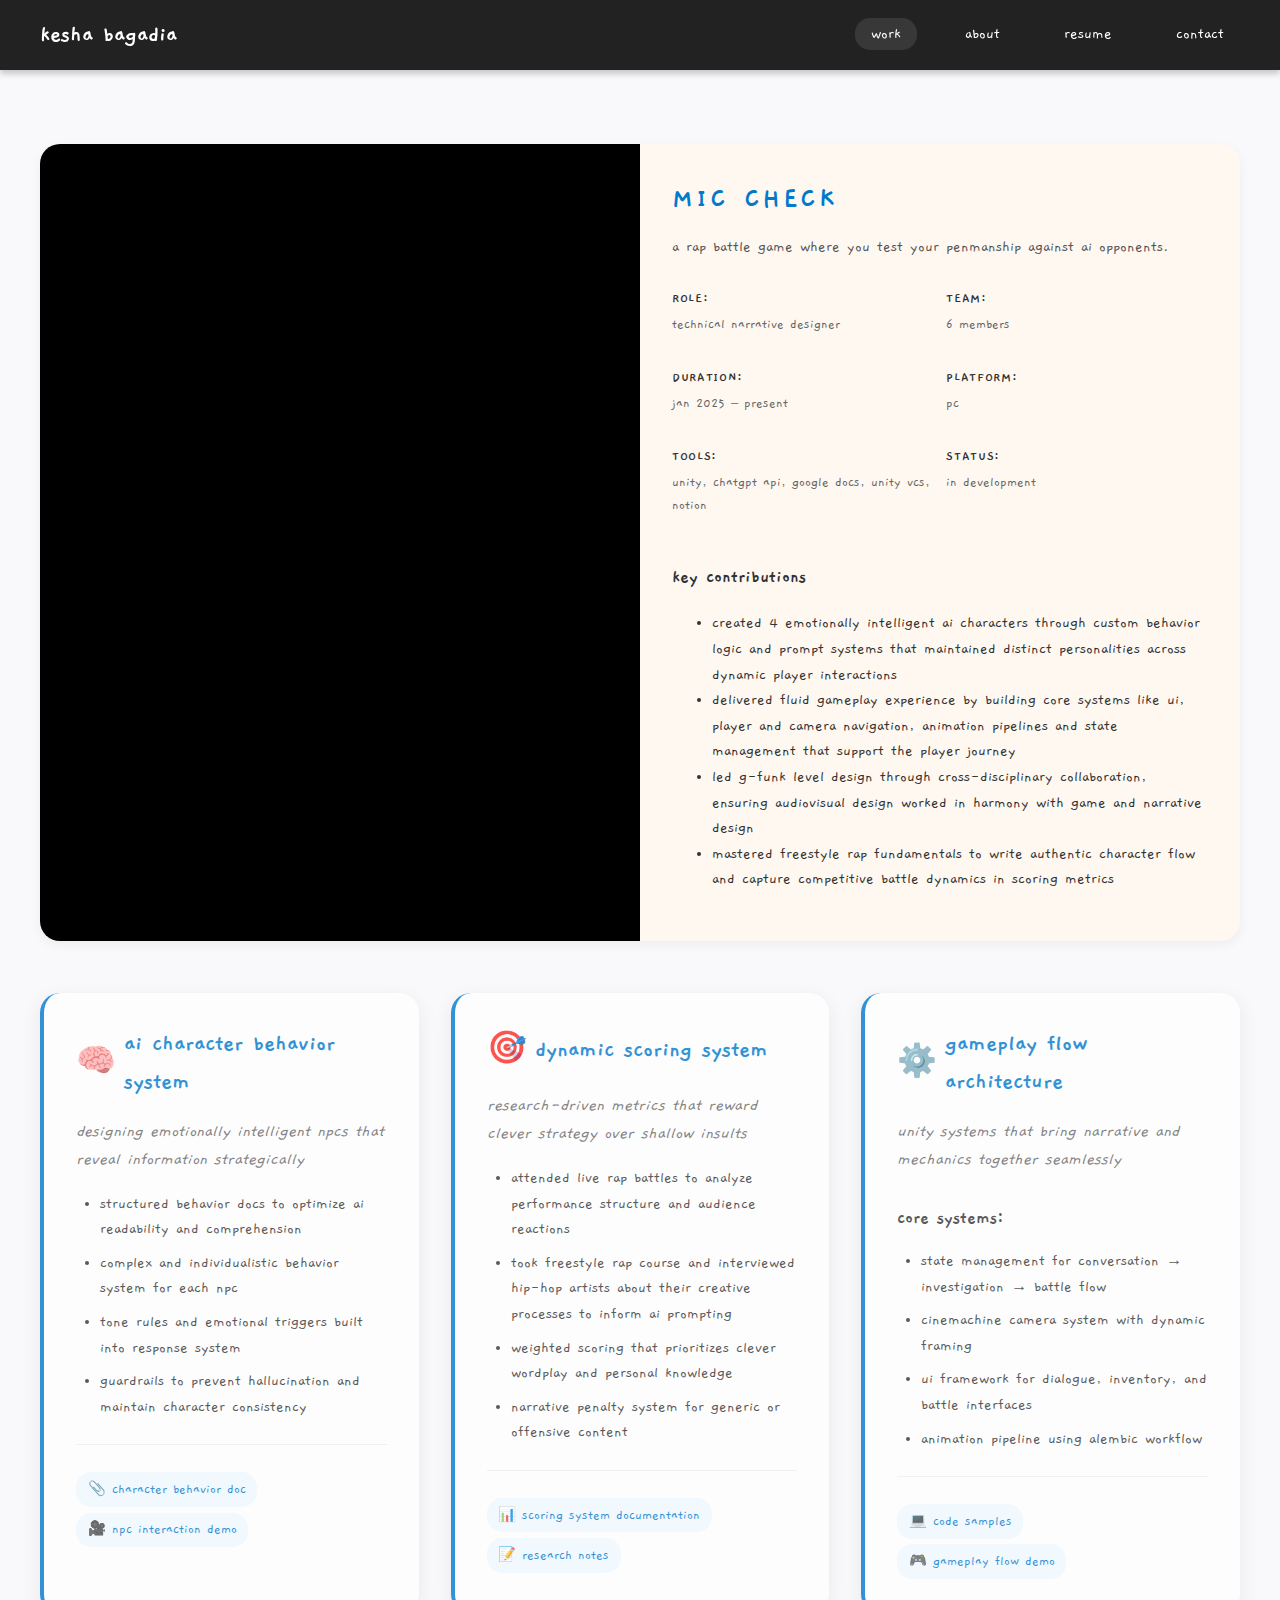
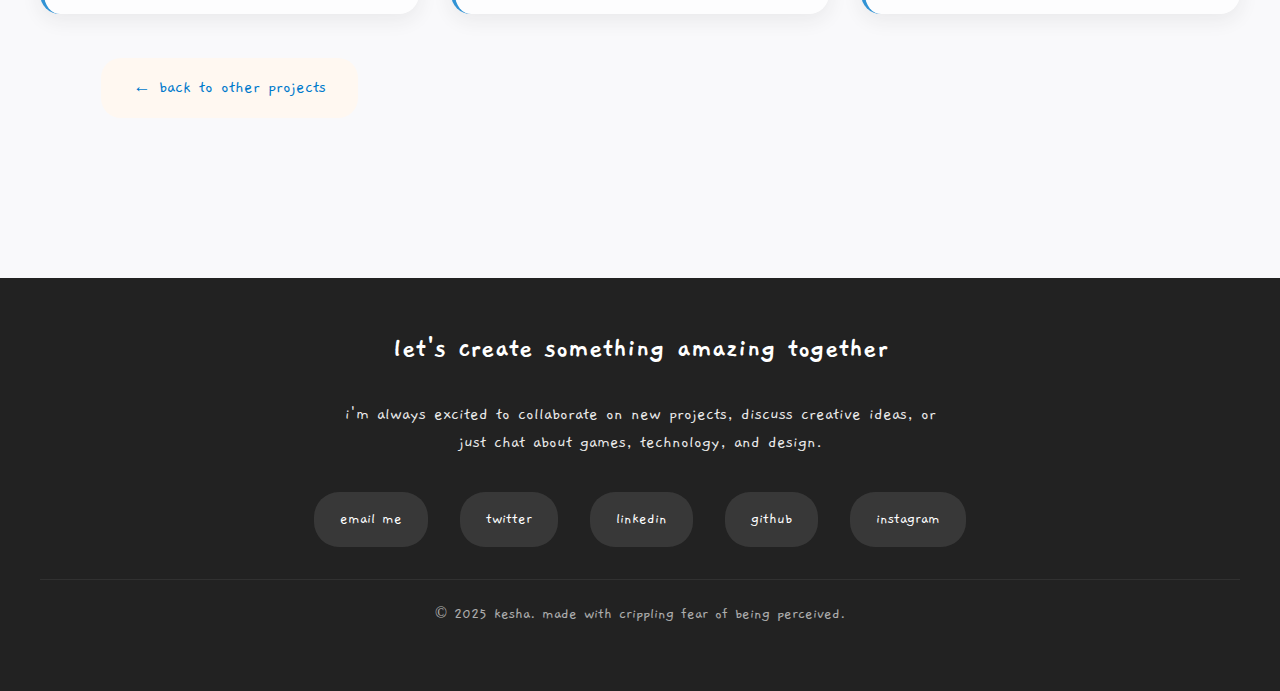
<file: projects/mic-check-wip.html>
<!DOCTYPE html>
<html lang="en">
<head>
  <meta charset="UTF-8">
  <title>🎤 Mic Check – Kesha Bagadia</title>
  <link href="https://fonts.googleapis.com/css2?family=Gaegu&display=swap" rel="stylesheet">
  <style>
    body {
      font-family: 'Gaegu', cursive;
      margin: 0;
      background: #f9f9fb;
      color: #333;
      text-transform: lowercase;
      padding-top: 80px;
      line-height: 1.6;
    }
    
    /* Header styles */
    header {
      background: #222;
      color: white;
      padding: 1em 0;
      box-shadow: 0 4px 6px rgba(0, 0, 0, 0.2);
      position: fixed;
      top: 0;
      left: 0;
      right: 0;
      z-index: 1000;
      transform: translateY(0);
      transition: transform 0.3s ease-in-out;
    }
    header.hidden {
      transform: translateY(-100%);
    }
    .header-nav {
      display: flex;
      justify-content: space-between;
      align-items: center;
      max-width: 1200px;
      margin: 0 auto;
      padding: 0 2em;
    }
    .logo {
      font-size: 1.5em;
      font-weight: bold;
    }
    .logo a {
      color: white;
      text-decoration: none;
    }
    .nav-links {
      display: flex;
      gap: 2em;
      list-style: none;
      margin: 0;
      padding: 0;
    }
    .nav-links a {
      color: white;
      text-decoration: none;
      padding: 0.5em 1em;
      border-radius: 15px;
      transition: background 0.2s;
    }
    .nav-links a:hover, .nav-links a.active {
      background: rgba(255, 255, 255, 0.1);
    }
    
    .project-content {
      max-width: 1200px;
      margin: 0 auto;
      padding: 2em;
    }
    
    .back-link {
      background: #fff8f1;
      padding: 1em 2em;
      border-radius: 20px;
      margin: 2em auto;
      max-width: 200px;
      text-align: center;
    }
    .back-link a {
      color: #007acc;
      text-decoration: none;
      font-size: 1.1em;
    }
    .back-link a:hover {
      text-decoration: underline;
    }
    
    /* Overview section with video */
    .overview-section {
      background: #fff8f1;
      padding: 0;
      border-radius: 20px;
      margin: 2em 0;
      box-shadow: 0 4px 12px rgba(0,0,0,0.05);
      overflow: hidden;
    }
    .overview-grid {
      display: grid;
      grid-template-columns: 1fr 1fr;
      gap: 0;
      min-height: 350px;
    }
    .overview-video {
      background: #000;
      display: flex;
      align-items: center;
      justify-content: center;
      position: relative;
    }
    .overview-video iframe {
      width: 100%;
      height: 100%;
      min-height: 350px;
      border: none;
    }
    .overview-content {
      padding: 2em;
      display: flex;
      flex-direction: column;
      justify-content: center;
    }
    .overview-content h2 {
      color: #007acc;
      font-size: 1.8em;
      margin: 0 0 0.5em;
      font-weight: bold;
      text-transform: uppercase;
      letter-spacing: 0.1em;
    }
    .overview-content .description {
      font-size: 1em;
      margin: 0 0 1.2em;
      line-height: 1.4;
      color: #555;
    }
    .project-details-grid {
      display: grid;
      grid-template-columns: 1fr 1fr;
      gap: 0.8em;
      margin-bottom: 1.2em;
    }
    .detail-row {
      margin: 0.5em 0;
    }
    .detail-row strong {
      color: #333;
      font-weight: bold;
      text-transform: uppercase;
      font-size: 0.85em;
      letter-spacing: 0.05em;
    }
    .detail-row span {
      display: block;
      color: #666;
      font-size: 0.9em;
      margin-top: 0.1em;
    }

    /* Role filter buttons */
    .role-filters {
      text-align: center;
      margin: 3em 0 2em;
      padding: 2em;
      background: white;
      border-radius: 20px;
      box-shadow: 0 4px 12px rgba(0,0,0,0.05);
    }
    .role-filters h3 {
      color: #007acc;
      font-size: 1.6em;
      margin: 0 0 1em;
      text-transform: uppercase;
      letter-spacing: 0.1em;
    }
    .role-filters p {
      color: #666;
      margin-bottom: 1.5em;
      font-size: 1.1em;
    }
    .filter-buttons {
      display: flex;
      justify-content: center;
      gap: 1em;
      flex-wrap: wrap;
    }
    .filter-btn {
      background: #f0f8ff;
      color: #007acc;
      border: 2px solid #007acc;
      padding: 0.8em 1.5em;
      border-radius: 25px;
      cursor: pointer;
      transition: all 0.3s ease;
      font-family: inherit;
      font-size: 1em;
      text-transform: lowercase;
    }
    .filter-btn:hover {
      background: #007acc;
      color: white;
      transform: translateY(-2px);
    }
    .filter-btn.active {
      background: #007acc;
      color: white;
    }

    /* System cards grid */
    .systems-grid {
      display: grid;
      grid-template-columns: repeat(auto-fit, minmax(350px, 1fr));
      gap: 2em;
      margin: 2em 0;
    }

    .system-card {
      background: white;
      border-radius: 20px;
      padding: 2em;
      box-shadow: 0 6px 20px rgba(0,0,0,0.08);
      border-left: 4px solid #007acc;
      transition: transform 0.3s ease, box-shadow 0.3s ease;
      opacity: 1;
      transform: scale(1);
    }
    .system-card:hover {
      transform: translateY(-5px);
      box-shadow: 0 12px 30px rgba(0,0,0,0.15);
    }
    .system-card.hidden {
      opacity: 0.3;
      transform: scale(0.95);
    }

    .card-header {
      display: flex;
      align-items: center;
      gap: 0.5em;
      margin-bottom: 1em;
    }
    .card-icon {
      font-size: 2em;
    }
    .card-title {
      color: #007acc;
      font-size: 1.5em;
      margin: 0;
      font-weight: bold;
    }
    .card-subtitle {
      color: #666;
      font-style: italic;
      margin: 0.5em 0 1em;
      font-size: 1.1em;
    }

    .role-tags {
      display: flex;
      gap: 0.5em;
      margin: 1em 0;
      flex-wrap: wrap;
    }
    .role-tag {
      background: #f0f8ff;
      color: #007acc;
      padding: 0.3em 0.8em;
      border-radius: 15px;
      font-size: 0.85em;
      text-transform: uppercase;
      letter-spacing: 0.05em;
      font-weight: bold;
    }
    .role-tag.narrative { background: #fff0f5; color: #d63384; }
    .role-tag.programming { background: #f0fff0; color: #198754; }
    .role-tag.design { background: #fff8dc; color: #fd7e14; }
    .role-tag.research { background: #f5f0ff; color: #6f42c1; }

    .card-content h4 {
      color: #333;
      font-size: 1.2em;
      margin: 1.5em 0 0.8em;
    }
    .card-content ul {
      padding-left: 1.5em;
      margin: 0.5em 0;
    }
    .card-content li {
      margin: 0.5em 0;
      font-size: 1em;
    }

    .card-links {
      margin-top: 1.5em;
      padding-top: 1.5em;
      border-top: 1px solid #eee;
    }
    .card-links a {
      display: inline-block;
      color: #007acc;
      text-decoration: none;
      padding: 0.4em 0.8em;
      margin: 0.2em 0.3em 0.2em 0;
      background: #f0f8ff;
      border-radius: 15px;
      font-size: 0.9em;
      transition: all 0.2s;
    }
    .card-links a:hover {
      background: #e0f0ff;
      transform: translateY(-1px);
    }

    /* Impact metrics */
    .impact-section {
      background: linear-gradient(135deg, #ffefdf, #fff8f1);
      padding: 2.5em;
      border-radius: 20px;
      margin: 3em 0;
      box-shadow: 0 4px 12px rgba(0,0,0,0.05);
    }
    .impact-section h2 {
      color: #007acc;
      font-size: 1.8em;
      margin-top: 0;
      margin-bottom: 1em;
      text-align: center;
    }
    .metrics-grid {
      display: grid;
      grid-template-columns: repeat(auto-fit, minmax(200px, 1fr));
      gap: 2em;
      margin-top: 2em;
    }
    .metric-card {
      text-align: center;
      background: white;
      padding: 1.5em;
      border-radius: 15px;
      box-shadow: 0 2px 8px rgba(0,0,0,0.05);
    }
    .metric-number {
      font-size: 2.5em;
      color: #007acc;
      font-weight: bold;
      margin: 0;
    }
    .metric-label {
      color: #666;
      font-size: 1.1em;
      margin: 0.5em 0 0;
    }

    /* Footer */
    footer {
      background: #222;
      color: white;
      padding: 3em 2em 2em;
      margin-top: 4em;
    }
    .footer-content {
      max-width: 1200px;
      margin: 0 auto;
      text-align: center;
    }
    .footer-content h3 {
      margin: 0 0 1em;
      font-size: 1.8em;
    }
    .footer-content p {
      margin: 0 0 2em;
      font-size: 1.1em;
      opacity: 0.9;
      max-width: 600px;
      margin-left: auto;
      margin-right: auto;
    }
    .contact-links {
      display: flex;
      justify-content: center;
      gap: 2em;
      flex-wrap: wrap;
      margin-bottom: 2em;
    }
    .contact-links a {
      color: white;
      text-decoration: none;
      padding: 0.8em 1.5em;
      background: rgba(255, 255, 255, 0.1);
      border-radius: 25px;
      transition: all 0.3s;
      border: 2px solid transparent;
    }
    .contact-links a:hover {
      background: rgba(255, 255, 255, 0.2);
      border-color: rgba(255, 255, 255, 0.3);
      transform: translateY(-2px);
    }
    .footer-bottom {
      border-top: 1px solid rgba(255, 255, 255, 0.1);
      padding-top: 1.5em;
      margin-top: 2em;
      font-size: 0.9em;
      opacity: 0.7;
    }

    /* Mobile responsive */
    @media (max-width: 768px) {
      .header-nav {
        flex-direction: column;
        gap: 1em;
      }
      .nav-links {
        gap: 1em;
      }
      .overview-grid {
        grid-template-columns: 1fr;
      }
      .overview-video {
        min-height: 250px;
      }
      .overview-video iframe {
        min-height: 250px;
      }
      .overview-content {
        padding: 1.5em;
      }
      .project-details-grid {
        grid-template-columns: 1fr;
      }
      .systems-grid {
        grid-template-columns: 1fr;
        gap: 1.5em;
      }
      .system-card {
        padding: 1.5em;
      }
      .filter-buttons {
        flex-direction: column;
        align-items: center;
      }
      .filter-btn {
        width: 200px;
      }
      body {
        padding-top: 120px;
      }
      .project-content {
        padding: 1em;
      }
    }
  </style>
</head>
<body>
  <header>
    <nav class="header-nav">
      <div class="logo"><a href="../index.html">kesha bagadia</a></div>
      <ul class="nav-links">
        <li><a href="../index.html" class="active">work</a></li>
        <li><a href="../about.html">about</a></li>
        <li><a href="../resume.html">resume</a></li>
        <li><a href="../contact.html">contact</a></li>
      </ul>
    </nav>
  </header>

  <main class="project-content">

    <section class="overview-section">
      <div class="overview-grid">
        <div class="overview-video">
          <iframe 
            src="https://www.youtube-nocookie.com/embed/2lDFLFLquQY" 
            title="Mic Check Demo" 
            frameborder="0"
            allow="accelerometer; autoplay; clipboard-write; encrypted-media; gyroscope; picture-in-picture; web-share" 
            referrerpolicy="strict-origin-when-cross-origin"
            allowfullscreen>
          </iframe>
        </div>
        <div class="overview-content">
          <h2>mic check</h2>
          <p class="description">a rap battle game where you test your penmanship against AI opponents.</p>
          
          <div class="project-details-grid">
            <div class="detail-row">
              <strong>role:</strong>
              <span>technical narrative designer</span>
            </div>
            <div class="detail-row">
              <strong>team:</strong>
              <span>6 members</span>
            </div>
            <div class="detail-row">
              <strong>duration:</strong>
              <span>jan 2025 – present</span>
            </div>
            <div class="detail-row">
              <strong>platform:</strong>
              <span>pc</span>
            </div>
            <div class="detail-row">
              <strong>tools:</strong>
              <span>Unity, ChatGPT API, Google Docs, Unity VCS, Notion</span>
            </div>
            <div class="detail-row">
              <strong>status:</strong>
              <span>in development</span>
            </div>
          </div>
          <div class="key-contributions">
            <h3>key contributions</h3>
            <ul class="contributions-list">
              <li>Created 4 emotionally intelligent AI characters through custom behavior logic and prompt systems that maintained distinct personalities across dynamic player interactions</li>
              <li>Delivered fluid gameplay experience by building core systems like UI, player and camera navigation, animation pipelines and state management that support the player journey</li>
              <li>Led G-funk level design through cross-disciplinary collaboration, ensuring audiovisual design worked in harmony with game and narrative design</li>
              <li>Mastered freestyle rap fundamentals to write authentic character flow and capture competitive battle dynamics in scoring metrics</li>
            </ul>
          </div>
        </div>
      </div>
    </section>

    <div class="systems-grid">
      <div class="system-card" data-roles="narrative programming">
        <div class="card-header">
          <span class="card-icon">🧠</span>
          <h3 class="card-title">ai character behavior system</h3>
        </div>
        <p class="card-subtitle">designing emotionally intelligent npcs that reveal information strategically</p>
        
        <!-- <div class="role-tags">
          <span class="role-tag narrative">narrative</span>
          <span class="role-tag programming">api integration</span>
        </div> -->

        <div class="card-content">

          <ul>
            <li>structured behavior docs to optimize AI readability and comprehension</li>
            <li>complex and individualistic behavior system for each NPC</li>
            <li>tone rules and emotional triggers built into response system</li>
            <li>guardrails to prevent hallucination and maintain character consistency</li>
          </ul>
        </div>

        <div class="card-links">
          <a href="#" target="_blank">📎 character behavior doc</a>
          <a href="#" target="_blank">🎥 npc interaction demo</a>
        </div>
      </div>

      <div class="system-card" data-roles="design research">
        <div class="card-header">
          <span class="card-icon">🎯</span>
          <h3 class="card-title">dynamic scoring system</h3>
        </div>
        <p class="card-subtitle">research-driven metrics that reward clever strategy over shallow insults</p>
        
        <!-- <div class="role-tags">
          <span class="role-tag design">game design</span>
          <span class="role-tag research">cultural research</span>
        </div> -->

        <div class="card-content">
          <!-- <h4>research foundation:</h4> -->
          <ul>
            <li>attended live rap battles to analyze performance structure and audience reactions</li>
            <li>took freestyle rap course and interviewed hip-hop artists about their creative processes to inform AI prompting</li>
            <li>weighted scoring that prioritizes clever wordplay and personal knowledge</li>
            <li>narrative penalty system for generic or offensive content</li>
          </ul>
        </div>

        <div class="card-links">
          <a href="#" target="_blank">📊 scoring system documentation</a>
          <a href="#" target="_blank">📝 research notes</a>
        </div>
      </div>

      <div class="system-card" data-roles="programming design">
        <div class="card-header">
          <span class="card-icon">⚙️</span>
          <h3 class="card-title">gameplay flow architecture</h3>
        </div>
        <p class="card-subtitle">unity systems that bring narrative and mechanics together seamlessly</p>
        
        <!-- <div class="role-tags">
          <span class="role-tag programming">unity development</span>
          <span class="role-tag design">ux design</span>
        </div> -->

        <div class="card-content">
          <h4>core systems:</h4>
          <ul>
            <li>state management for conversation → investigation → battle flow</li>
            <li>cinemachine camera system with dynamic framing</li>
            <li>ui framework for dialogue, inventory, and battle interfaces</li>
            <li>animation pipeline using alembic workflow</li>
          </ul>
        </div>

        <div class="card-links">
          <a href="#" target="_blank">💻 code samples</a>
          <a href="#" target="_blank">🎮 gameplay flow demo</a>
        </div>
      </div>
<!-- 
    <section class="impact-section">
      <h2>project impact & metrics</h2>
      <div class="metrics-grid">
        <div class="metric-card">
          <div class="metric-number">84%</div>
          <div class="metric-label">increase in player engagement</div>
        </div>
        <div class="metric-card">
          <div class="metric-number">5</div>
          <div class="metric-label">unique ai characters designed</div>
        </div>
        <div class="metric-card">
          <div class="metric-number">20+</div>
          <div class="metric-label">playtesting participants</div>
        </div>
        <div class="metric-card">
          <div class="metric-number">6</div>
          <div class="metric-label">major system integrations</div>
        </div>
      </div>
    </section> -->

    <div class="back-link">
      <a href="../index.html">← back to other projects</a>
    </div>
  </main>

  <footer>
    <div class="footer-content">
      <h3>let's create something amazing together</h3>
      <p>i'm always excited to collaborate on new projects, discuss creative ideas, or just chat about games, technology, and design.</p>
      
      <div class="contact-links">
        <a href="mailto:bagadiakesha@gmail.com">email me</a>
        <a href="https://twitter.com/veryberrysorbet" target="_blank">twitter</a>
        <a href="https://linkedin.com/in/kesha-bagadia" target="_blank">linkedin</a>
        <a href="https://github.com/keshabagadia" target="_blank">github</a>
        <a href="https://instagram.com/keshabagadia" target="_blank">instagram</a>
      </div>
      
      <div class="footer-bottom">
        <p>&copy; 2025 kesha. made with crippling fear of being perceived.</p>
      </div>
    </div>
  </footer>

  <script>
    // Hide/show header on scroll
    let lastScrollTop = 0;
    const header = document.querySelector('header');
    
    window.addEventListener('scroll', () => {
      const scrollTop = window.pageYOffset || document.documentElement.scrollTop;
      
      if (scrollTop > lastScrollTop && scrollTop > 100) {
        header.classList.add('hidden');
      } else {
        header.classList.remove('hidden');
      }
      
      lastScrollTop = scrollTop <= 0 ? 0 : scrollTop;
    });

    // Filter functionality
    const filterButtons = document.querySelectorAll('.filter-btn');
    const systemCards = document.querySelectorAll('.system-card');

    filterButtons.forEach(button => {
      button.addEventListener('click', () => {
        // Update active button
        filterButtons.forEach(btn => btn.classList.remove('active'));
        button.classList.add('active');

        const filterValue = button.getAttribute('data-filter');

        // Filter cards
        systemCards.forEach(card => {
          if (filterValue === 'all') {
            card.classList.remove('hidden');
          } else {
            const cardRoles = card.getAttribute('data-roles').split(' ');
            if (cardRoles.includes(filterValue)) {
              card.classList.remove('hidden');
            } else {
              card.classList.add('hidden');
            }
          }
        });
      });
    });

    // Add smooth scroll behavior for anchor links
    document.querySelectorAll('a[href^="#"]').forEach(anchor => {
      anchor.addEventListener('click', function (e) {
        e.preventDefault();
        const target = document.querySelector(this.getAttribute('href'));
        if (target) {
          target.scrollIntoView({
            behavior: 'smooth'
          });
        }
      });
    });

    // Add intersection observer for card animations
    const observerOptions = {
      threshold: 0.1,
      rootMargin: '0px 0px -50px 0px'
    };

    const cardObserver = new IntersectionObserver((entries) => {
      entries.forEach(entry => {
        if (entry.isIntersecting) {
          entry.target.style.transform = 'translateY(0)';
          entry.target.style.opacity = '1';
        }
      });
    }, observerOptions);

    // Observe all system cards for animation
    systemCards.forEach(card => {
      card.style.transform = 'translateY(20px)';
      card.style.opacity = '0.8';
      card.style.transition = 'transform 0.6s ease, opacity 0.6s ease';
      cardObserver.observe(card);
    });
  </script>
</body>
</html>
</file>
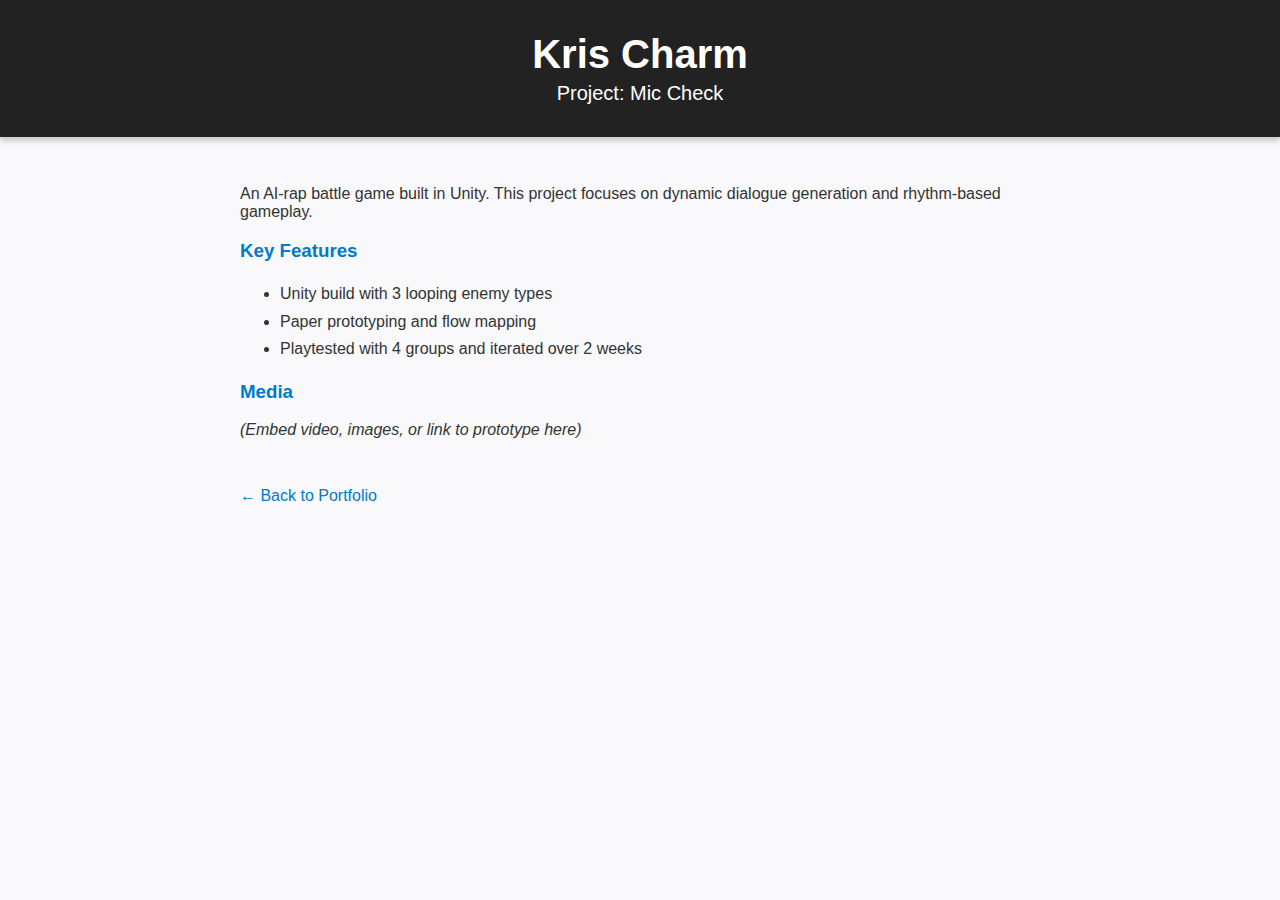
<file: projects/mic-check.html>
<!DOCTYPE html>
<html lang="en">
<head>
  <meta charset="UTF-8">
  <title>Time Loop Tactics – Kris Charm</title>
  <style>
    body {
      font-family: 'Segoe UI', sans-serif;
      margin: 0;
      background: #f9f9fb;
      color: #333;
    }
    header {
      background: #222;
      color: white;
      padding: 2em 1em;
      text-align: center;
      box-shadow: 0 4px 6px rgba(0, 0, 0, 0.2);
    }
    header h1 {
      margin: 0;
      font-size: 2.5em;
    }
    header h2 {
      margin: 0.25em 0 0;
      font-weight: 300;
      font-size: 1.25em;
    }
    .content {
      max-width: 800px;
      margin: auto;
      padding: 2em;
    }
    .content h3 {
      margin-top: 1em;
      color: #007acc;
    }
    .content ul {
      line-height: 1.7;
    }
    .back-link {
      display: inline-block;
      margin-top: 2em;
      color: #007acc;
      text-decoration: none;
      font-weight: 500;
    }
  </style>
</head>
<body>
  <header>
    <h1>Kris Charm</h1>
    <h2>Project: Mic Check</h2>
  </header>

  <div class="content">
    <p>
      An AI-rap battle game built in Unity. This project focuses on dynamic dialogue generation and rhythm-based gameplay.
    </p>

    <h3>Key Features</h3>
    <ul>
      <li>Unity build with 3 looping enemy types</li>
      <li>Paper prototyping and flow mapping</li>
      <li>Playtested with 4 groups and iterated over 2 weeks</li>
    </ul>

    <h3>Media</h3>
    <p><em>(Embed video, images, or link to prototype here)</em></p>

    <a class="back-link" href="../index.html">← Back to Portfolio</a>
  </div>
</body>
</html>
</file>
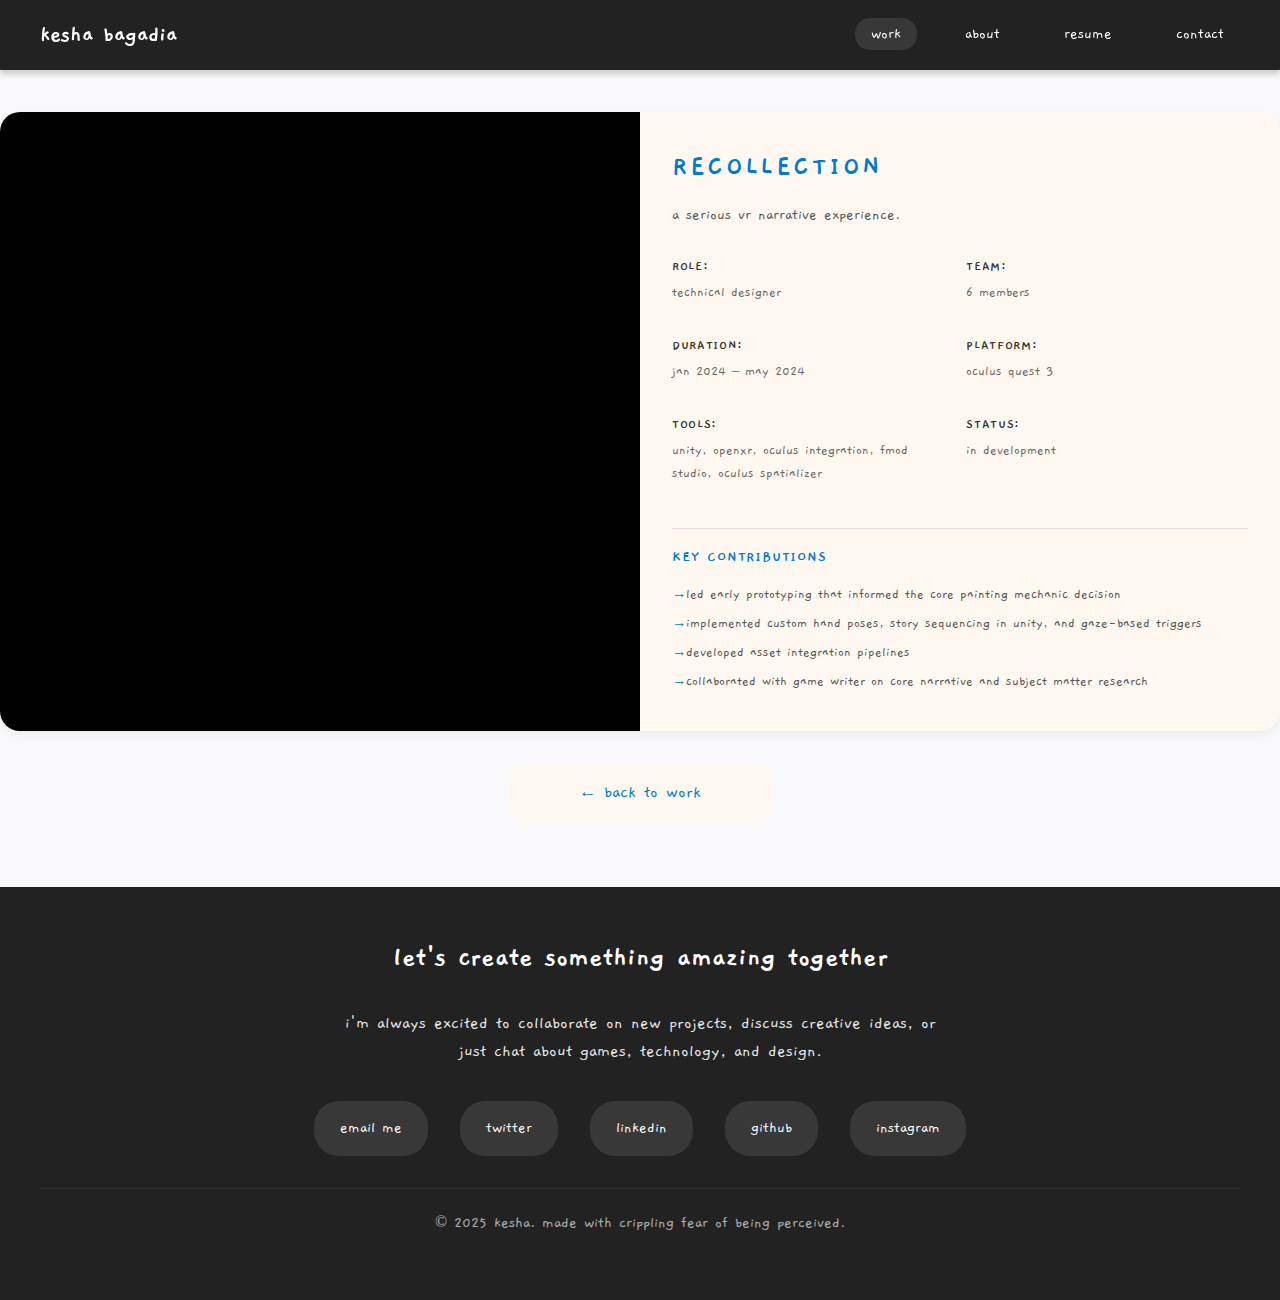
<file: projects/recollection.html>
<!DOCTYPE html>
<html lang="en">
<head>
  <meta charset="UTF-8">
  <title>🎤 Recollection – Kesha Bagadia</title>
  <link href="https://fonts.googleapis.com/css2?family=Gaegu&display=swap" rel="stylesheet">
  <style>
    body {
      font-family: 'Gaegu', cursive;
      margin: 0;
      background: #f9f9fb;
      color: #333;
      text-transform: lowercase;
      padding-top: 80px;
      line-height: 1.6;
    }
    
    /* Header styles (same as main page) */
    header {
      background: #222;
      color: white;
      padding: 1em 0;
      box-shadow: 0 4px 6px rgba(0, 0, 0, 0.2);
      position: fixed;
      top: 0;
      left: 0;
      right: 0;
      z-index: 1000;
      transform: translateY(0);
      transition: transform 0.3s ease-in-out;
    }
    header.hidden {
      transform: translateY(-100%);
    }
    .header-nav {
      display: flex;
      justify-content: space-between;
      align-items: center;
      max-width: 1200px;
      margin: 0 auto;
      padding: 0 2em;
    }
    .logo {
      font-size: 1.5em;
      font-weight: bold;
    }
    .logo a {
      color: white;
      text-decoration: none;
    }
    .nav-links {
      display: flex;
      gap: 2em;
      list-style: none;
      margin: 0;
      padding: 0;
    }
    .nav-links a {
      color: white;
      text-decoration: none;
      padding: 0.5em 1em;
      border-radius: 15px;
      transition: background 0.2s;
    }
    .nav-links a:hover, .nav-links a.active {
      background: rgba(255, 255, 255, 0.1);
    }
    
    /* Project page specific styles */
    .project-hero {
      background: linear-gradient(135deg, #222 0%, #333 100%);
      color: white;
      padding: 2.5em 0;
      text-align: left;
    }
    .hero-content {
      max-width: 1000px;
      margin: 0 auto;
      padding: 0 2em;
    }
    .project-hero h1 {
      margin: 0;
      font-size: 3em;
      font-weight: bold;
    }
    .project-hero .subtitle {
      margin: 0.5em 0 1em;
      font-size: 1.3em;
      opacity: 0.9;
      font-style: italic;
    }
    .project-meta {
      display: flex;
      flex-wrap: wrap;
      gap: 1em;
      margin: 1.5em 0;
      font-size: 1em;
    }
    .project-meta span {
      background: rgba(255, 255, 255, 0.1);
      padding: 0.4em 0.8em;
      border-radius: 15px;
    }
    .project-links-hero {
      margin-top: 1.5em;
    }
    .project-links-hero a {
      display: inline-block;
      background: rgba(255, 255, 255, 0.15);
      color: white;
      padding: 0.6em 1.2em;
      margin: 0.3em 0.5em 0.3em 0;
      border-radius: 20px;
      text-decoration: none;
      transition: all 0.3s;
      font-size: 0.95em;
      border: 1px solid rgba(255, 255, 255, 0.2);
    }
    .project-links-hero a:hover {
      background: rgba(255, 255, 255, 0.25);
      transform: translateY(-1px);
    }
    
    .project-content {
      max-width: 1000px;
      margin: 0 auto;
      padding: 3em 2em;
    }
    
    .back-link {
      background: #fff8f1;
      padding: 1em 2em;
      border-radius: 20px;
      margin: 2em auto;
      max-width: 200px;
      text-align: center;
    }
    .back-link a {
      color: #007acc;
      text-decoration: none;
      font-size: 1.1em;
    }
    .back-link a:hover {
      text-decoration: underline;
    }
    
    .overview-section {
      background: #fff8f1;
      padding: 0;
      border-radius: 20px;
      margin: 2em 0;
      box-shadow: 0 4px 12px rgba(0,0,0,0.05);
      overflow: hidden;
    }
    .overview-grid {
      display: grid;
      grid-template-columns: 1fr 1fr;
      gap: 0;
      min-height: 350px;
    }
    .overview-video {
      background: #000;
      display: flex;
      align-items: center;
      justify-content: center;
      position: relative;
    }
    .overview-video iframe,
    .overview-video video {
      width: 100%;
      height: 100%;
      min-height: 350px;
      border: none;
    }
    .overview-content {
      padding: 2em;
      display: flex;
      flex-direction: column;
      justify-content: center;
    }
    .overview-content h2 {
      color: #007acc;
      font-size: 1.8em;
      margin: 0 0 0.5em;
      font-weight: bold;
      text-transform: uppercase;
      letter-spacing: 0.1em;
    }
    .overview-content .description {
      font-size: 1em;
      margin: 0 0 1.2em;
      line-height: 1.4;
      color: #555;
    }
    .project-details-grid {
      display: grid;
      grid-template-columns: 1fr 1fr;
      gap: 0.8em;
      margin-bottom: 1.2em;
    }
    .detail-row {
      margin: 0.5em 0;
    }
    .detail-row strong {
      color: #333;
      font-weight: bold;
      text-transform: uppercase;
      font-size: 0.85em;
      letter-spacing: 0.05em;
    }
    .detail-row span {
      display: block;
      color: #666;
      font-size: 0.9em;
      margin-top: 0.1em;
    }
    .key-contributions {
      border-top: 1px solid #e0e0e0;
      padding-top: 1em;
      margin-top: 1em;
    }
    .key-contributions h3 {
      color: #007acc;
      font-size: 1em;
      margin: 0 0 0.8em;
      text-transform: uppercase;
      letter-spacing: 0.05em;
    }
    .contributions-list {
      list-style: none;
      padding: 0;
      margin: 0;
    }
    .contributions-list li {
      font-size: 0.9em;
      margin: 0.4em 0;
      padding-left: 1em;
      position: relative;
      color: #555;
    }
    .contributions-list li:before {
      content: "→";
      position: absolute;
      left: 0;
      color: #007acc;
    }
    
    /* Mobile responsive for overview */
    @media (max-width: 768px) {
      .overview-grid {
        grid-template-columns: 1fr;
      }
      .overview-video {
        min-height: 250px;
      }
      .overview-video iframe,
      .overview-video video {
        min-height: 250px;
      }
      .overview-content {
        padding: 1.5em;
      }
      .project-details-grid {
        grid-template-columns: 1fr;
        gap: 0.5em;
      }
      .carousel-slide {
        padding: 1.5em;
      }
      .carousel-nav {
        width: 35px;
        height: 35px;
        font-size: 1em;
      }
      .carousel-nav.prev {
        left: 0.5em;
      }
      .carousel-nav.next {
        right: 0.5em;
      }
    }
    
    .case-study {
      background: white;
      padding: 2.5em;
      border-radius: 20px;
      margin: 3em 0;
      box-shadow: 0 6px 20px rgba(0,0,0,0.08);
      border-left: 4px solid #007acc;
    }
    .case-study h2 {
      color: #007acc;
      font-size: 1.8em;
      margin-top: 0;
      margin-bottom: 0.5em;
    }
    .case-study .subtitle {
      font-style: italic;
      color: #666;
      font-size: 1.1em;
      margin-bottom: 1.5em;
    }
    .case-study h3 {
      color: #333;
      font-size: 1.3em;
      margin: 1.5em 0 0.8em;
    }
    .case-study ul {
      font-size: 1.05em;
      padding-left: 1.5em;
    }
    .case-study li {
      margin: 0.8em 0;
    }
    .case-study-links {
      margin-top: 1.5em;
      padding-top: 1.5em;
      border-top: 1px solid #eee;
    }
    .case-study-links a {
      display: inline-block;
      color: #007acc;
      text-decoration: none;
      padding: 0.4em 0.8em;
      margin: 0.2em 0.5em 0.2em 0;
      background: #f0f8ff;
      border-radius: 15px;
      font-size: 0.95em;
      transition: all 0.2s;
    }
    .case-study-links a:hover {
      background: #e0f0ff;
      transform: translateY(-1px);
    }
    
    .project-media {
      margin: 2em 0;
      text-align: center;
    }
    .project-media img, .project-media video {
      max-width: 100%;
      border-radius: 15px;
      box-shadow: 0 8px 24px rgba(0,0,0,0.1);
    }
    .project-media video {
      max-height: 500px;
    }
    .media-caption {
      font-size: 0.9em;
      color: #666;
      margin-top: 0.5em;
      font-style: italic;
    }
    .media-placeholder {
      background: #f0f0f0;
      border: 2px dashed #ccc;
      border-radius: 15px;
      padding: 3em 2em;
      color: #999;
      font-style: italic;
      text-align: center;
    }
    
    .reflection-section {
      background: linear-gradient(135deg, #ffefdf, #fff8f1);
      padding: 2.5em;
      border-radius: 20px;
      margin: 3em 0;
      box-shadow: 0 4px 12px rgba(0,0,0,0.05);
    }
    .reflection-section h2 {
      color: #007acc;
      font-size: 1.8em;
      margin-top: 0;
      margin-bottom: 1em;
    }
    .reflection-section p {
      font-size: 1.1em;
      margin: 1em 0;
    }
    
    .bonus-materials {
      background: #f8f8fa;
      padding: 2em;
      border-radius: 20px;
      margin: 3em 0;
      border: 1px solid #e0e0e0;
    }
    .bonus-materials h2 {
      color: #007acc;
      font-size: 1.6em;
      margin-top: 0;
      margin-bottom: 1em;
    }
    .bonus-materials ul {
      list-style: none;
      padding: 0;
    }
    .bonus-materials li {
      margin: 0.8em 0;
    }
    .bonus-materials a {
      color: #007acc;
      text-decoration: none;
      padding: 0.4em 0.8em;
      background: white;
      border-radius: 10px;
      display: inline-block;
      transition: all 0.2s;
      box-shadow: 0 2px 4px rgba(0,0,0,0.05);
    }
    .bonus-materials a:hover {
      background: #f0f8ff;
      transform: translateY(-1px);
      box-shadow: 0 4px 8px rgba(0,0,0,0.1);
    }
    
    /* Footer styles (same as main page) */
    footer {
      background: #222;
      color: white;
      padding: 3em 2em 2em;
      margin-top: 4em;
    }
    .footer-content {
      max-width: 1200px;
      margin: 0 auto;
      text-align: center;
    }
    .footer-content h3 {
      margin: 0 0 1em;
      font-size: 1.8em;
    }
    .footer-content p {
      margin: 0 0 2em;
      font-size: 1.1em;
      opacity: 0.9;
      max-width: 600px;
      margin-left: auto;
      margin-right: auto;
    }
    .contact-links {
      display: flex;
      justify-content: center;
      gap: 2em;
      flex-wrap: wrap;
      margin-bottom: 2em;
    }
    .contact-links a {
      color: white;
      text-decoration: none;
      padding: 0.8em 1.5em;
      background: rgba(255, 255, 255, 0.1);
      border-radius: 25px;
      transition: all 0.3s;
      border: 2px solid transparent;
    }
    .contact-links a:hover {
      background: rgba(255, 255, 255, 0.2);
      border-color: rgba(255, 255, 255, 0.3);
      transform: translateY(-2px);
    }
    .footer-bottom {
      border-top: 1px solid rgba(255, 255, 255, 0.1);
      padding-top: 1.5em;
      margin-top: 2em;
      font-size: 0.9em;
      opacity: 0.7;
    }

    /* Mobile responsive */
    @media (max-width: 768px) {
      .header-nav {
        flex-direction: column;
        gap: 1em;
      }
      .nav-links {
        gap: 1em;
      }
      .nav-links a {
        padding: 0.4em 0.8em;
        font-size: 0.9em;
      }
      .project-hero h1 {
        font-size: 2.2em;
      }
      .project-content, .hero-content {
        padding: 2em 1em;
      }
      .case-study, .overview-section, .reflection-section {
        padding: 1.5em;
      }
      body {
        padding-top: 120px;
      }
      .project-meta {
        flex-direction: column;
        gap: 0.5em;
      }
      .contact-links {
        gap: 1em;
      }
      .contact-links a {
        padding: 0.6em 1.2em;
        font-size: 0.9em;
      }
    }
  </style>
</head>
<body>
  <header>
    <nav class="header-nav">
      <div class="logo"><a href="../index.html">kesha bagadia</a></div>
      <ul class="nav-links">
        <li><a href="../index.html" class="active">work</a></li>
        <li><a href="../about.html">about</a></li>
        <li><a href="../resume.html">resume</a></li>
        <li><a href="../contact.html">contact</a></li>
      </ul>
    </nav>
  </header>
<!-- 
  <section class="project-hero">
    <div class="hero-content">
      <h1>🎤 mic check</h1>
      <div class="subtitle">writing game · pc · jan 2025 – present · team of 6</div>
      <div class="project-meta">
        <span><strong>role:</strong> technical narrative designer</span>
      </div>
      <div class="project-links-hero">
        <a href="#" target="_blank">📁 project page</a>
        <a href="#" target="_blank">🎮 play</a>
        <a href="#" target="_blank">🎥 trailer</a>
      </div>
    </div>
  </section> -->

  <!-- <main class="project-content">
    <div class="back-link">
      <a href="../index.html">← back to work</a>
    </div> -->

    <section class="overview-section">
      <div class="overview-grid">
        <div class="overview-video">
            <iframe
            src="https://drive.google.com/file/d/1GOHUV9yRomdtdZFXspn0w52cwiVBkk4h/preview"
            title="Recollection Demo"
            frameborder="0"
            allow="autoplay; encrypted-media"
            allowfullscreen>
            </iframe>
        </div>
        <div class="overview-content">
          <h2>recollection</h2>
          <p class="description">a serious VR narrative experience.</p>
          
          <div class="project-details-grid">
            <div class="detail-row">
              <strong>role:</strong>
              <span>technical designer</span>
            </div>
            <div class="detail-row">
              <strong>team:</strong>
              <span>6 members</span>
            </div>
            <div class="detail-row">
              <strong>duration:</strong>
              <span>jan 2024 – may 2024</span>
            </div>
            <div class="detail-row">
              <strong>platform:</strong>
              <span>Oculus Quest 3</span>
            </div>
            <div class="detail-row">
              <strong>tools:</strong>
              <span>Unity, OpenXR, Oculus Integration, FMOD Studio, Oculus Spatializer</span>
            </div>
            <div class="detail-row">
              <strong>status:</strong>
              <span>in development</span>
            </div>
          </div>
          <div class="key-contributions">
            <h3>key contributions</h3>
            <ul class="contributions-list">
              <li>led early prototyping that informed the core painting mechanic decision</li>
              <li>implemented custom hand poses, story sequencing in Unity, and gaze-based triggers</li>
              <li>developed asset integration pipelines</li>
              <li>collaborated with game writer on core narrative and subject matter research</li>
            </ul>
          </div>
        </div>
      </div>
    </section>

    <!-- <section class="case-studies-intro">
      <p>as technical narrative designer, i worked across narrative systems, gameplay programming, and world design. this page features three case studies exploring my key contributions:</p>
      <ul>
        <li>🧠 guiding genai character behavior through structured docs</li>
        <li>🎙️ designing rap content that feels authentic</li>
        <li>🛠️ implementing the gameplay flow and system glue</li>
      </ul>
    </section>

    <div class="carousel-container">
      <div class="carousel-header">
        <button class="carousel-nav prev" onclick="prevSlide()">‹</button>
        <h2>design challenges</h2>
        <button class="carousel-nav next" onclick="nextSlide()">›</button>
      </div>
      <div class="carousel-wrapper">
        <div class="carousel-track" id="carousel-track">
          <div class="carousel-slide">
            <h3>🧠 guiding ai characters with behavior docs</h3>
            <div class="subtitle">how do you get generative ai to act like a game character—not a chatbot?</div>
            
            <h4>🧩 highlights:</h4>
            <ul>
              <li>designed staged gating: characters reveal info only when players earn it</li>
              <li>wrote tone rules, emotional triggers, and guardrails into response logic</li>
              <li>used short, isolated lines to reduce linking and hallucination</li>
              <li>ended docs with a behavioral summary to reinforce key logic</li>
            </ul>
            
            <div class="case-study-links">
              <a href="#" target="_blank">📎 fly gull hater doc pdf</a>
              <a href="#" target="_blank">🎥 gameplay clip</a>
            </div>
          </div>
          
          <div class="carousel-slide">
            <h3>🎙️ designing for authenticity in a rap game</h3>
            <div class="subtitle">how do you avoid writing parody and actually engage with rap culture?</div>
            
            <h4>🧩 highlights:</h4>
            <ul>
              <li>took a freestyle rap class to understand rhythm and flow construction</li>
              <li>attended a live rap battle to study structure, pacing, and audience reaction</li>
              <li>built world details based on g-funk and battle rap aesthetics</li>
              <li>iterated on scoring system to reward clever disses over shallow ones</li>
            </ul>
            
            <div class="case-study-links">
              <a href="#" target="_blank">📎 scoring system doc</a>
            </div>
          </div>
          
          <div class="carousel-slide">
            <h3>🛠️ gameplay scripting & system work</h3>
            <div class="subtitle">what actually made it all playable?</div>
            
            <h4>🧩 highlights:</h4>
            <ul>
              <li>implemented level structure, player navigation, and camera system (cinemachine)</li>
              <li>built out interaction logic, dialogue ui, and state progression</li>
              <li>integrated assets and handled early animation system using alembic workflow</li>
              <li>simulated a subway train level environment</li>
            </ul>
          </div>
        </div>
      </div>
      <div class="carousel-indicators">
        <div class="carousel-dot active" onclick="goToSlide(0)"></div>
        <div class="carousel-dot" onclick="goToSlide(1)"></div>
        <div class="carousel-dot" onclick="goToSlide(2)"></div>
      </div>
    </div> -->

    <!-- <section class="reflection-section">
      <h2>🧠 reflection</h2>
      <p>this project sat at the intersection of narrative, ai, and systems design. my work focused on building consistent, expressive interactions while making sure the game actually ran. from docs to code, it was all about structure.</p>
    </section>

    <section class="bonus-materials">
      <h2>🗂 bonus materials</h2>
      <ul>
        <li><a href="#" target="_blank">✏️ <strong>full ai doc:</strong> fly gull hater pdf</a></li>
        <li><a href="#" target="_blank">🎥 <strong>character dialogue clip:</strong> youtube</a></li>
        <li><a href="#" target="_blank">📝 <strong>scoring system snapshot:</strong> notion or google doc</a></li>
      </ul>
    </section> -->

    <div class="back-link">
      <a href="../index.html">← back to work</a>
    </div>
  </main>

  <footer>
    <div class="footer-content">
      <h3>let's create something amazing together</h3>
      <p>i'm always excited to collaborate on new projects, discuss creative ideas, or just chat about games, technology, and design.</p>
      
      <div class="contact-links">
        <a href="mailto:bagadiakesha@gmail.com">email me</a>
        <a href="https://twitter.com/veryberrysorbet" target="_blank">twitter</a>
        <a href="https://linkedin.com/in/kesha-bagadia" target="_blank">linkedin</a>
        <a href="https://github.com/keshabagadia" target="_blank">github</a>
        <a href="https://instagram.com/keshabagadia" target="_blank">instagram</a>
      </div>
      
      <div class="footer-bottom">
        <p>&copy; 2025 kesha. made with crippling fear of being perceived.</p>
      </div>
    </div>
  </footer>

  <script>
    // Hide/show header on scroll (same as main page)
    let lastScrollTop = 0;
    const header = document.querySelector('header');
    
    window.addEventListener('scroll', () => {
      const scrollTop = window.pageYOffset || document.documentElement.scrollTop;
      
      if (scrollTop > lastScrollTop && scrollTop > 100) {
        header.classList.add('hidden');
      } else {
        header.classList.remove('hidden');
      }
      
      lastScrollTop = scrollTop <= 0 ? 0 : scrollTop;
    });

    // Carousel functionality
    let currentSlide = 0;
    const totalSlides = 3;
    
    function updateCarousel() {
      const track = document.getElementById('carousel-track');
      const dots = document.querySelectorAll('.carousel-dot');
      
      track.style.transform = `translateX(-${currentSlide * 100}%)`;
      
      dots.forEach((dot, index) => {
        dot.classList.toggle('active', index === currentSlide);
      });
    }
    
    function nextSlide() {
      currentSlide = (currentSlide + 1) % totalSlides;
      updateCarousel();
    }
    
    function prevSlide() {
      currentSlide = (currentSlide - 1 + totalSlides) % totalSlides;
      updateCarousel();
    }
    
    function goToSlide(index) {
      currentSlide = index;
      updateCarousel();
    }
    
    // Auto-advance carousel every 10 seconds
    setInterval(nextSlide, 10000);
  </script>
</body>
</html>
</file>
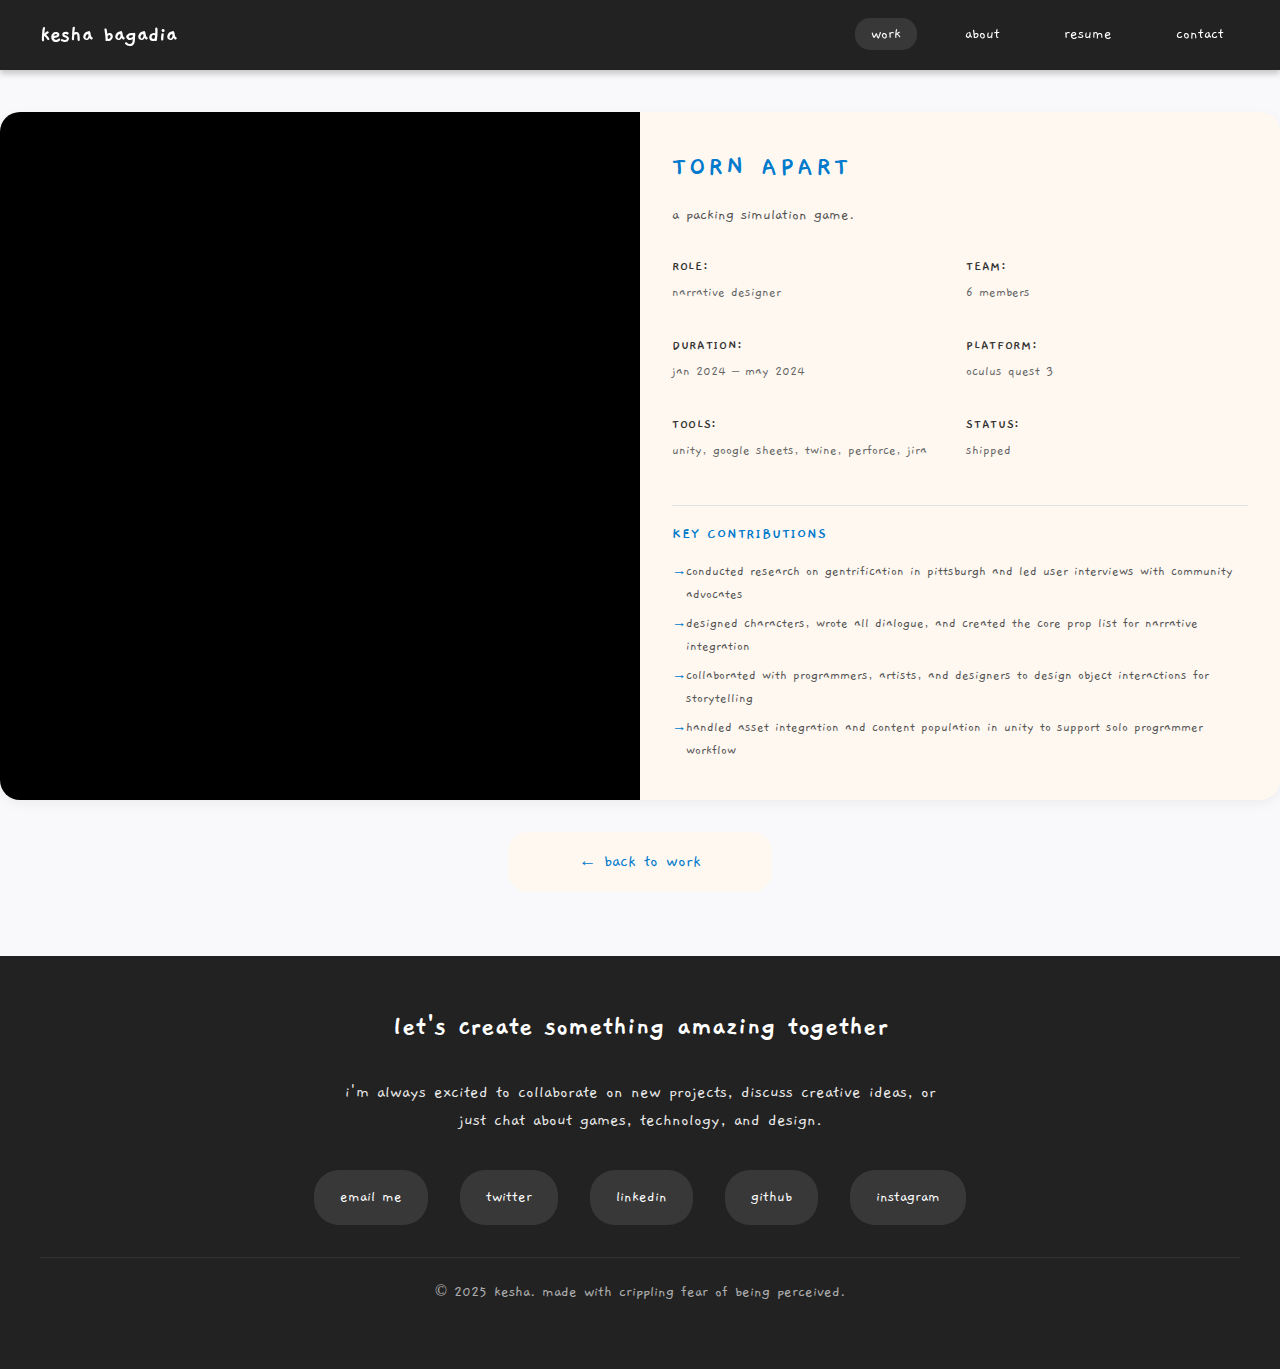
<file: projects/torn-apart.html>
<!DOCTYPE html>
<html lang="en">
<head>
  <meta charset="UTF-8">
  <title>Torn Apart– Kesha Bagadia</title>
  <link href="https://fonts.googleapis.com/css2?family=Gaegu&display=swap" rel="stylesheet">
  <style>
    body {
      font-family: 'Gaegu', cursive;
      margin: 0;
      background: #f9f9fb;
      color: #333;
      text-transform: lowercase;
      padding-top: 80px;
      line-height: 1.6;
    }
    
    /* Header styles (same as main page) */
    header {
      background: #222;
      color: white;
      padding: 1em 0;
      box-shadow: 0 4px 6px rgba(0, 0, 0, 0.2);
      position: fixed;
      top: 0;
      left: 0;
      right: 0;
      z-index: 1000;
      transform: translateY(0);
      transition: transform 0.3s ease-in-out;
    }
    header.hidden {
      transform: translateY(-100%);
    }
    .header-nav {
      display: flex;
      justify-content: space-between;
      align-items: center;
      max-width: 1200px;
      margin: 0 auto;
      padding: 0 2em;
    }
    .logo {
      font-size: 1.5em;
      font-weight: bold;
    }
    .logo a {
      color: white;
      text-decoration: none;
    }
    .nav-links {
      display: flex;
      gap: 2em;
      list-style: none;
      margin: 0;
      padding: 0;
    }
    .nav-links a {
      color: white;
      text-decoration: none;
      padding: 0.5em 1em;
      border-radius: 15px;
      transition: background 0.2s;
    }
    .nav-links a:hover, .nav-links a.active {
      background: rgba(255, 255, 255, 0.1);
    }
    
    /* Project page specific styles */
    .project-hero {
      background: linear-gradient(135deg, #222 0%, #333 100%);
      color: white;
      padding: 2.5em 0;
      text-align: left;
    }
    .hero-content {
      max-width: 1000px;
      margin: 0 auto;
      padding: 0 2em;
    }
    .project-hero h1 {
      margin: 0;
      font-size: 3em;
      font-weight: bold;
    }
    .project-hero .subtitle {
      margin: 0.5em 0 1em;
      font-size: 1.3em;
      opacity: 0.9;
      font-style: italic;
    }
    .project-meta {
      display: flex;
      flex-wrap: wrap;
      gap: 1em;
      margin: 1.5em 0;
      font-size: 1em;
    }
    .project-meta span {
      background: rgba(255, 255, 255, 0.1);
      padding: 0.4em 0.8em;
      border-radius: 15px;
    }
    .project-links-hero {
      margin-top: 1.5em;
    }
    .project-links-hero a {
      display: inline-block;
      background: rgba(255, 255, 255, 0.15);
      color: white;
      padding: 0.6em 1.2em;
      margin: 0.3em 0.5em 0.3em 0;
      border-radius: 20px;
      text-decoration: none;
      transition: all 0.3s;
      font-size: 0.95em;
      border: 1px solid rgba(255, 255, 255, 0.2);
    }
    .project-links-hero a:hover {
      background: rgba(255, 255, 255, 0.25);
      transform: translateY(-1px);
    }
    
    .project-content {
      max-width: 1000px;
      margin: 0 auto;
      padding: 3em 2em;
    }
    
    .back-link {
      background: #fff8f1;
      padding: 1em 2em;
      border-radius: 20px;
      margin: 2em auto;
      max-width: 200px;
      text-align: center;
    }
    .back-link a {
      color: #007acc;
      text-decoration: none;
      font-size: 1.1em;
    }
    .back-link a:hover {
      text-decoration: underline;
    }
    
    .overview-section {
      background: #fff8f1;
      padding: 0;
      border-radius: 20px;
      margin: 2em 0;
      box-shadow: 0 4px 12px rgba(0,0,0,0.05);
      overflow: hidden;
    }
    .overview-grid {
      display: grid;
      grid-template-columns: 1fr 1fr;
      gap: 0;
      min-height: 350px;
    }
    .overview-video {
      background: #000;
      display: flex;
      align-items: center;
      justify-content: center;
      position: relative;
    }
    .overview-video iframe,
    .overview-video video {
      width: 100%;
      height: 100%;
      min-height: 350px;
      border: none;
    }
    .overview-content {
      padding: 2em;
      display: flex;
      flex-direction: column;
      justify-content: center;
    }
    .overview-content h2 {
      color: #007acc;
      font-size: 1.8em;
      margin: 0 0 0.5em;
      font-weight: bold;
      text-transform: uppercase;
      letter-spacing: 0.1em;
    }
    .overview-content .description {
      font-size: 1em;
      margin: 0 0 1.2em;
      line-height: 1.4;
      color: #555;
    }
    .project-details-grid {
      display: grid;
      grid-template-columns: 1fr 1fr;
      gap: 0.8em;
      margin-bottom: 1.2em;
    }
    .detail-row {
      margin: 0.5em 0;
    }
    .detail-row strong {
      color: #333;
      font-weight: bold;
      text-transform: uppercase;
      font-size: 0.85em;
      letter-spacing: 0.05em;
    }
    .detail-row span {
      display: block;
      color: #666;
      font-size: 0.9em;
      margin-top: 0.1em;
    }
    .key-contributions {
      border-top: 1px solid #e0e0e0;
      padding-top: 1em;
      margin-top: 1em;
    }
    .key-contributions h3 {
      color: #007acc;
      font-size: 1em;
      margin: 0 0 0.8em;
      text-transform: uppercase;
      letter-spacing: 0.05em;
    }
    .contributions-list {
      list-style: none;
      padding: 0;
      margin: 0;
    }
    .contributions-list li {
      font-size: 0.9em;
      margin: 0.4em 0;
      padding-left: 1em;
      position: relative;
      color: #555;
    }
    .contributions-list li:before {
      content: "→";
      position: absolute;
      left: 0;
      color: #007acc;
    }
    
    /* Mobile responsive for overview */
    @media (max-width: 768px) {
      .overview-grid {
        grid-template-columns: 1fr;
      }
      .overview-video {
        min-height: 250px;
      }
      .overview-video iframe,
      .overview-video video {
        min-height: 250px;
      }
      .overview-content {
        padding: 1.5em;
      }
      .project-details-grid {
        grid-template-columns: 1fr;
        gap: 0.5em;
      }
      .carousel-slide {
        padding: 1.5em;
      }
      .carousel-nav {
        width: 35px;
        height: 35px;
        font-size: 1em;
      }
      .carousel-nav.prev {
        left: 0.5em;
      }
      .carousel-nav.next {
        right: 0.5em;
      }
    }
    
    .case-study {
      background: white;
      padding: 2.5em;
      border-radius: 20px;
      margin: 3em 0;
      box-shadow: 0 6px 20px rgba(0,0,0,0.08);
      border-left: 4px solid #007acc;
    }
    .case-study h2 {
      color: #007acc;
      font-size: 1.8em;
      margin-top: 0;
      margin-bottom: 0.5em;
    }
    .case-study .subtitle {
      font-style: italic;
      color: #666;
      font-size: 1.1em;
      margin-bottom: 1.5em;
    }
    .case-study h3 {
      color: #333;
      font-size: 1.3em;
      margin: 1.5em 0 0.8em;
    }
    .case-study ul {
      font-size: 1.05em;
      padding-left: 1.5em;
    }
    .case-study li {
      margin: 0.8em 0;
    }
    .case-study-links {
      margin-top: 1.5em;
      padding-top: 1.5em;
      border-top: 1px solid #eee;
    }
    .case-study-links a {
      display: inline-block;
      color: #007acc;
      text-decoration: none;
      padding: 0.4em 0.8em;
      margin: 0.2em 0.5em 0.2em 0;
      background: #f0f8ff;
      border-radius: 15px;
      font-size: 0.95em;
      transition: all 0.2s;
    }
    .case-study-links a:hover {
      background: #e0f0ff;
      transform: translateY(-1px);
    }
    
    .project-media {
      margin: 2em 0;
      text-align: center;
    }
    .project-media img, .project-media video {
      max-width: 100%;
      border-radius: 15px;
      box-shadow: 0 8px 24px rgba(0,0,0,0.1);
    }
    .project-media video {
      max-height: 500px;
    }
    .media-caption {
      font-size: 0.9em;
      color: #666;
      margin-top: 0.5em;
      font-style: italic;
    }
    .media-placeholder {
      background: #f0f0f0;
      border: 2px dashed #ccc;
      border-radius: 15px;
      padding: 3em 2em;
      color: #999;
      font-style: italic;
      text-align: center;
    }
    
    .reflection-section {
      background: linear-gradient(135deg, #ffefdf, #fff8f1);
      padding: 2.5em;
      border-radius: 20px;
      margin: 3em 0;
      box-shadow: 0 4px 12px rgba(0,0,0,0.05);
    }
    .reflection-section h2 {
      color: #007acc;
      font-size: 1.8em;
      margin-top: 0;
      margin-bottom: 1em;
    }
    .reflection-section p {
      font-size: 1.1em;
      margin: 1em 0;
    }
    
    .bonus-materials {
      background: #f8f8fa;
      padding: 2em;
      border-radius: 20px;
      margin: 3em 0;
      border: 1px solid #e0e0e0;
    }
    .bonus-materials h2 {
      color: #007acc;
      font-size: 1.6em;
      margin-top: 0;
      margin-bottom: 1em;
    }
    .bonus-materials ul {
      list-style: none;
      padding: 0;
    }
    .bonus-materials li {
      margin: 0.8em 0;
    }
    .bonus-materials a {
      color: #007acc;
      text-decoration: none;
      padding: 0.4em 0.8em;
      background: white;
      border-radius: 10px;
      display: inline-block;
      transition: all 0.2s;
      box-shadow: 0 2px 4px rgba(0,0,0,0.05);
    }
    .bonus-materials a:hover {
      background: #f0f8ff;
      transform: translateY(-1px);
      box-shadow: 0 4px 8px rgba(0,0,0,0.1);
    }
    
    /* Footer styles (same as main page) */
    footer {
      background: #222;
      color: white;
      padding: 3em 2em 2em;
      margin-top: 4em;
    }
    .footer-content {
      max-width: 1200px;
      margin: 0 auto;
      text-align: center;
    }
    .footer-content h3 {
      margin: 0 0 1em;
      font-size: 1.8em;
    }
    .footer-content p {
      margin: 0 0 2em;
      font-size: 1.1em;
      opacity: 0.9;
      max-width: 600px;
      margin-left: auto;
      margin-right: auto;
    }
    .contact-links {
      display: flex;
      justify-content: center;
      gap: 2em;
      flex-wrap: wrap;
      margin-bottom: 2em;
    }
    .contact-links a {
      color: white;
      text-decoration: none;
      padding: 0.8em 1.5em;
      background: rgba(255, 255, 255, 0.1);
      border-radius: 25px;
      transition: all 0.3s;
      border: 2px solid transparent;
    }
    .contact-links a:hover {
      background: rgba(255, 255, 255, 0.2);
      border-color: rgba(255, 255, 255, 0.3);
      transform: translateY(-2px);
    }
    .footer-bottom {
      border-top: 1px solid rgba(255, 255, 255, 0.1);
      padding-top: 1.5em;
      margin-top: 2em;
      font-size: 0.9em;
      opacity: 0.7;
    }

    /* Mobile responsive */
    @media (max-width: 768px) {
      .header-nav {
        flex-direction: column;
        gap: 1em;
      }
      .nav-links {
        gap: 1em;
      }
      .nav-links a {
        padding: 0.4em 0.8em;
        font-size: 0.9em;
      }
      .project-hero h1 {
        font-size: 2.2em;
      }
      .project-content, .hero-content {
        padding: 2em 1em;
      }
      .case-study, .overview-section, .reflection-section {
        padding: 1.5em;
      }
      body {
        padding-top: 120px;
      }
      .project-meta {
        flex-direction: column;
        gap: 0.5em;
      }
      .contact-links {
        gap: 1em;
      }
      .contact-links a {
        padding: 0.6em 1.2em;
        font-size: 0.9em;
      }
    }
  </style>
</head>
<body>
  <header>
    <nav class="header-nav">
      <div class="logo"><a href="../index.html">kesha bagadia</a></div>
      <ul class="nav-links">
        <li><a href="../index.html" class="active">work</a></li>
        <li><a href="../about.html">about</a></li>
        <li><a href="../resume.html">resume</a></li>
        <li><a href="../contact.html">contact</a></li>
      </ul>
    </nav>
  </header>
<!-- 
  <section class="project-hero">
    <div class="hero-content">
      <h1>🎤 mic check</h1>
      <div class="subtitle">writing game · pc · jan 2025 – present · team of 6</div>
      <div class="project-meta">
        <span><strong>role:</strong> technical narrative designer</span>
      </div>
      <div class="project-links-hero">
        <a href="#" target="_blank">📁 project page</a>
        <a href="#" target="_blank">🎮 play</a>
        <a href="#" target="_blank">🎥 trailer</a>
      </div>
    </div>
  </section> -->

  <!-- <main class="project-content">
    <div class="back-link">
      <a href="../index.html">← back to work</a>
    </div> -->

    <section class="overview-section">
      <div class="overview-grid">
        <div class="overview-video">
          <iframe
            src="https://www.youtube.com/embed/KMW6KEp6q2c?enablejsapi=1&origin=https://keshabagadia.github.io"
            title="Torn Apart Demo"
            frameborder="0"
            allow="accelerometer; autoplay; clipboard-write; encrypted-media; gyroscope; picture-in-picture; web-share"
            referrerpolicy="strict-origin-when-cross-origin"
            allowfullscreen>
          </iframe>
        </div>
        <div class="overview-content">
          <h2>torn apart</h2>
          <p class="description">a packing simulation game.</p>

          <div class="project-details-grid">
            <div class="detail-row">
              <strong>role:</strong>
              <span>narrative designer</span>
            </div>
            <div class="detail-row">
              <strong>team:</strong>
              <span>6 members</span>
            </div>
            <div class="detail-row">
              <strong>duration:</strong>
              <span>jan 2024 – may 2024</span>
            </div>
            <div class="detail-row">
              <strong>platform:</strong>
              <span>Oculus Quest 3</span>
            </div>
            <div class="detail-row">
              <strong>tools:</strong>
              <span>Unity, Google Sheets, Twine, Perforce, Jira</span>
            </div>
            <div class="detail-row">
              <strong>status:</strong>
              <span>shipped</span>
            </div>
          </div>
          <div class="key-contributions">
            <h3>key contributions</h3>
            <ul class="contributions-list">
              <li>conducted research on gentrification in Pittsburgh and led user interviews with community advocates</li>
              <li>designed characters, wrote all dialogue, and created the core prop list for narrative integration</li>
              <li>collaborated with programmers, artists, and designers to design object interactions for storytelling</li>
              <li>handled asset integration and content population in Unity to support solo programmer workflow</li>
            </ul>
          </div>
        </div>
      </div>
    </section>

    <!-- <section class="case-studies-intro">
      <p>as technical narrative designer, i worked across narrative systems, gameplay programming, and world design. this page features three case studies exploring my key contributions:</p>
      <ul>
        <li>🧠 guiding genai character behavior through structured docs</li>
        <li>🎙️ designing rap content that feels authentic</li>
        <li>🛠️ implementing the gameplay flow and system glue</li>
      </ul>
    </section>

    <div class="carousel-container">
      <div class="carousel-header">
        <button class="carousel-nav prev" onclick="prevSlide()">‹</button>
        <h2>design challenges</h2>
        <button class="carousel-nav next" onclick="nextSlide()">›</button>
      </div>
      <div class="carousel-wrapper">
        <div class="carousel-track" id="carousel-track">
          <div class="carousel-slide">
            <h3>🧠 guiding ai characters with behavior docs</h3>
            <div class="subtitle">how do you get generative ai to act like a game character—not a chatbot?</div>
            
            <h4>🧩 highlights:</h4>
            <ul>
              <li>designed staged gating: characters reveal info only when players earn it</li>
              <li>wrote tone rules, emotional triggers, and guardrails into response logic</li>
              <li>used short, isolated lines to reduce linking and hallucination</li>
              <li>ended docs with a behavioral summary to reinforce key logic</li>
            </ul>
            
            <div class="case-study-links">
              <a href="#" target="_blank">📎 fly gull hater doc pdf</a>
              <a href="#" target="_blank">🎥 gameplay clip</a>
            </div>
          </div>
          
          <div class="carousel-slide">
            <h3>🎙️ designing for authenticity in a rap game</h3>
            <div class="subtitle">how do you avoid writing parody and actually engage with rap culture?</div>
            
            <h4>🧩 highlights:</h4>
            <ul>
              <li>took a freestyle rap class to understand rhythm and flow construction</li>
              <li>attended a live rap battle to study structure, pacing, and audience reaction</li>
              <li>built world details based on g-funk and battle rap aesthetics</li>
              <li>iterated on scoring system to reward clever disses over shallow ones</li>
            </ul>
            
            <div class="case-study-links">
              <a href="#" target="_blank">📎 scoring system doc</a>
            </div>
          </div>
          
          <div class="carousel-slide">
            <h3>🛠️ gameplay scripting & system work</h3>
            <div class="subtitle">what actually made it all playable?</div>
            
            <h4>🧩 highlights:</h4>
            <ul>
              <li>implemented level structure, player navigation, and camera system (cinemachine)</li>
              <li>built out interaction logic, dialogue ui, and state progression</li>
              <li>integrated assets and handled early animation system using alembic workflow</li>
              <li>simulated a subway train level environment</li>
            </ul>
          </div>
        </div>
      </div>
      <div class="carousel-indicators">
        <div class="carousel-dot active" onclick="goToSlide(0)"></div>
        <div class="carousel-dot" onclick="goToSlide(1)"></div>
        <div class="carousel-dot" onclick="goToSlide(2)"></div>
      </div>
    </div> -->

    <!-- <section class="reflection-section">
      <h2>🧠 reflection</h2>
      <p>this project sat at the intersection of narrative, ai, and systems design. my work focused on building consistent, expressive interactions while making sure the game actually ran. from docs to code, it was all about structure.</p>
    </section>

    <section class="bonus-materials">
      <h2>🗂 bonus materials</h2>
      <ul>
        <li><a href="#" target="_blank">✏️ <strong>full ai doc:</strong> fly gull hater pdf</a></li>
        <li><a href="#" target="_blank">🎥 <strong>character dialogue clip:</strong> youtube</a></li>
        <li><a href="#" target="_blank">📝 <strong>scoring system snapshot:</strong> notion or google doc</a></li>
      </ul>
    </section> -->

    <div class="back-link">
      <a href="../index.html">← back to work</a>
    </div>
  </main>

  <footer>
    <div class="footer-content">
      <h3>let's create something amazing together</h3>
      <p>i'm always excited to collaborate on new projects, discuss creative ideas, or just chat about games, technology, and design.</p>
      
      <div class="contact-links">
        <a href="mailto:bagadiakesha@gmail.com">email me</a>
        <a href="https://twitter.com/veryberrysorbet" target="_blank">twitter</a>
        <a href="https://linkedin.com/in/kesha-bagadia" target="_blank">linkedin</a>
        <a href="https://github.com/keshabagadia" target="_blank">github</a>
        <a href="https://instagram.com/keshabagadia" target="_blank">instagram</a>
      </div>
      
      <div class="footer-bottom">
        <p>&copy; 2025 kesha. made with crippling fear of being perceived.</p>
      </div>
    </div>
  </footer>

  <script>
    // Hide/show header on scroll (same as main page)
    let lastScrollTop = 0;
    const header = document.querySelector('header');
    
    window.addEventListener('scroll', () => {
      const scrollTop = window.pageYOffset || document.documentElement.scrollTop;
      
      if (scrollTop > lastScrollTop && scrollTop > 100) {
        header.classList.add('hidden');
      } else {
        header.classList.remove('hidden');
      }
      
      lastScrollTop = scrollTop <= 0 ? 0 : scrollTop;
    });

    // Carousel functionality
    let currentSlide = 0;
    const totalSlides = 3;
    
    function updateCarousel() {
      const track = document.getElementById('carousel-track');
      const dots = document.querySelectorAll('.carousel-dot');
      
      track.style.transform = `translateX(-${currentSlide * 100}%)`;
      
      dots.forEach((dot, index) => {
        dot.classList.toggle('active', index === currentSlide);
      });
    }
    
    function nextSlide() {
      currentSlide = (currentSlide + 1) % totalSlides;
      updateCarousel();
    }
    
    function prevSlide() {
      currentSlide = (currentSlide - 1 + totalSlides) % totalSlides;
      updateCarousel();
    }
    
    function goToSlide(index) {
      currentSlide = index;
      updateCarousel();
    }
    
    // Auto-advance carousel every 10 seconds
    setInterval(nextSlide, 10000);
  </script>
</body>
</html>
</file>
